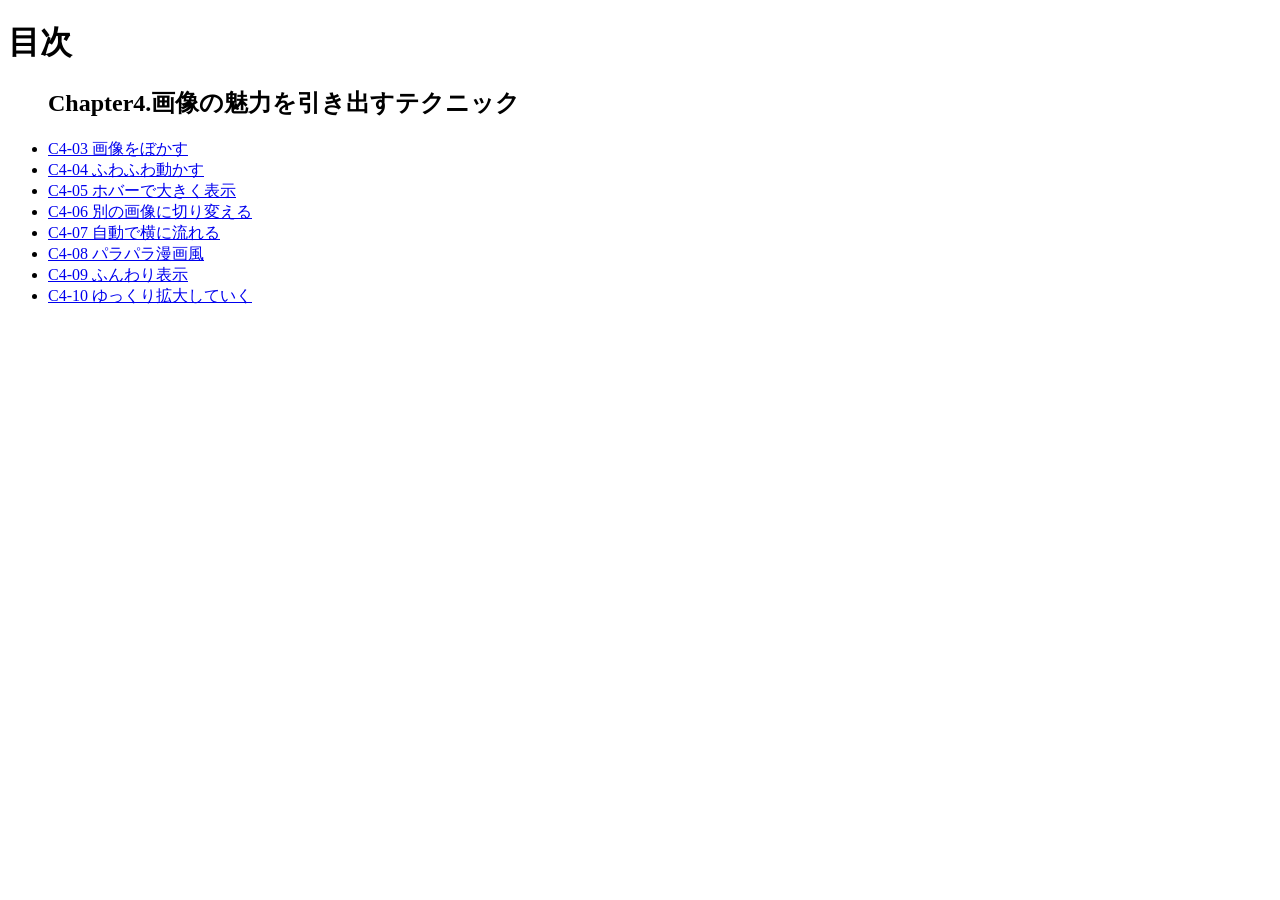
<file: index.html>
<!DOCTYPE html>
<html lang="ja">
<head>
  <meta charset="UTF-8">
  <title>20261126-js</title>
</head>
<body>
  <h1>目次</h1>

  <ul>
    <h2>Chapter4.画像の魅力を引き出すテクニック</h2>
    <li><a href="C4-03/index.html">C4-03 画像をぼかす</a></li>
    <li><a href="C4-04/index.html">C4-04  ふわふわ動かす</a></li>
    <li><a href="C4-05/index.html">C4-05  ホバーで大きく表示</a></li>
    <li><a href="C4-06/index.html">C4-06 別の画像に切り変える</a></li>
    <li><a href="C4-07/index.html">C4-07 自動で横に流れる </a></li>
    <li><a href="C4-08/index.html">C4-08 パラパラ漫画風 </a></li>
    <li><a href="C4-09/index.html">C4-09 ふんわり表示</a></li>
    <li><a href="C4-010/index.html">C4-10 ゆっくり拡大していく</a></li>
  </ul>
</body>
</html>
</file>
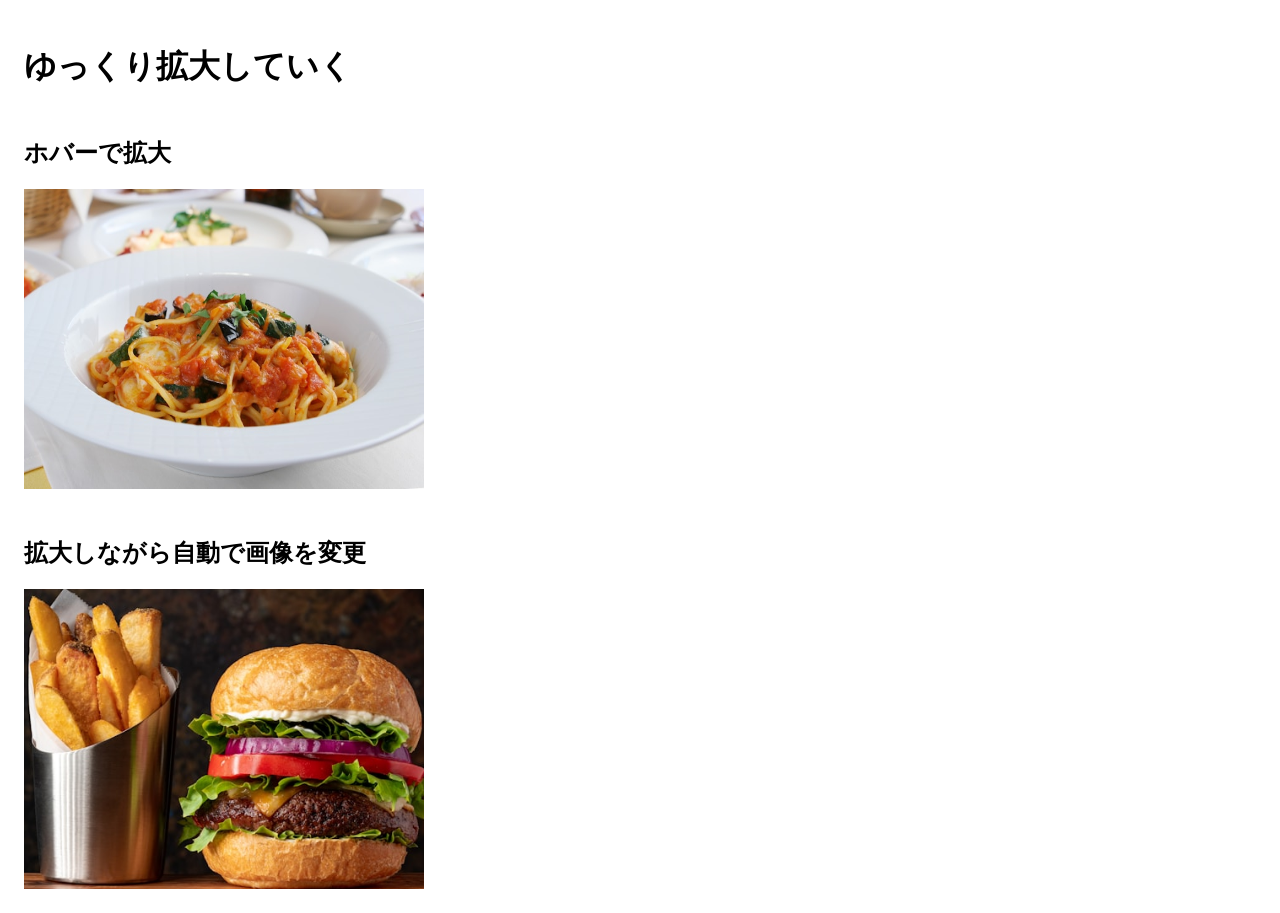
<file: C4-010/index.html>
<!DOCTYPE html>
<html lang="ja">
<head>
  <meta charset="UTF-8">
  <title>C4-10 ゆっくり拡大していく</title>
  <link rel="stylesheet" href="style.css">
</head>
<body>
  <h1>ゆっくり拡大していく</h1>
  <h2>ホバーで拡大</h2>
  <div class="zoom">
    <img src="images/food1.jpg" alt="">
  </div>

  <h2>拡大しながら自動で画像を変更</h2>
  <div class="gallery-container">
    <img class="gallery-item" src="images/food2.jpg" alt="">
    <img class="gallery-item" src="images/food3.jpg" alt="">
    <img class="gallery-item" src="images/food4.jpg" alt="">
  </div>

  <script src="script.js"></script>
</body>
</html>
</file>
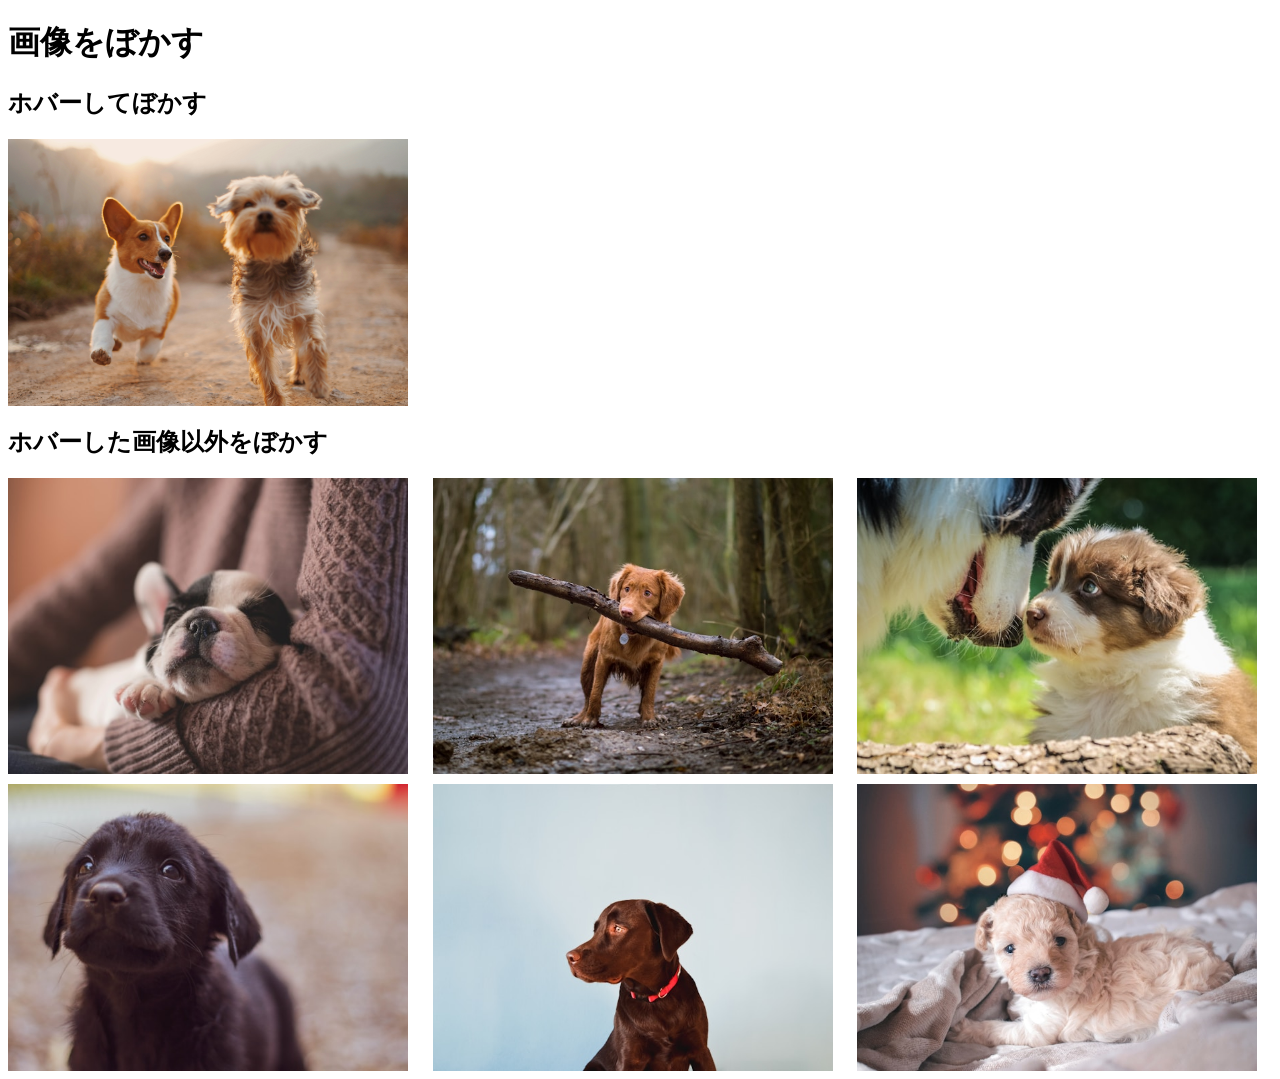
<file: C4-03/index.html>
<!DOCTYPE html>
<html lang="ja">
<head>
  <meta charset="UTF-8">
  <title>C4-03 画像をぼかす</title>
  <link rel="stylesheet" href="style.css">
</head>
<body>
	<h1>画像をぼかす</h1>
    <h2>ホバーしてぼかす</h2>
    <img class="img-blur" src='images/dog1.jpg' alt='犬1'>

    <h2>ホバーした画像以外をぼかす</h2>
    <div class="blur-wrapper">
    <img src='images/dog2.jpg' alt='犬2'>
    <img src='images/dog3.jpg' alt='犬3'>
    <img src='images/dog4.jpg' alt='犬4'>
    <img src='images/dog5.jpg' alt='犬5'>
    <img src='images/dog6.jpg' alt='犬6'>
    <img src='images/dog7.jpg' alt='犬7'>
</div>
</body>
</html>
</file>
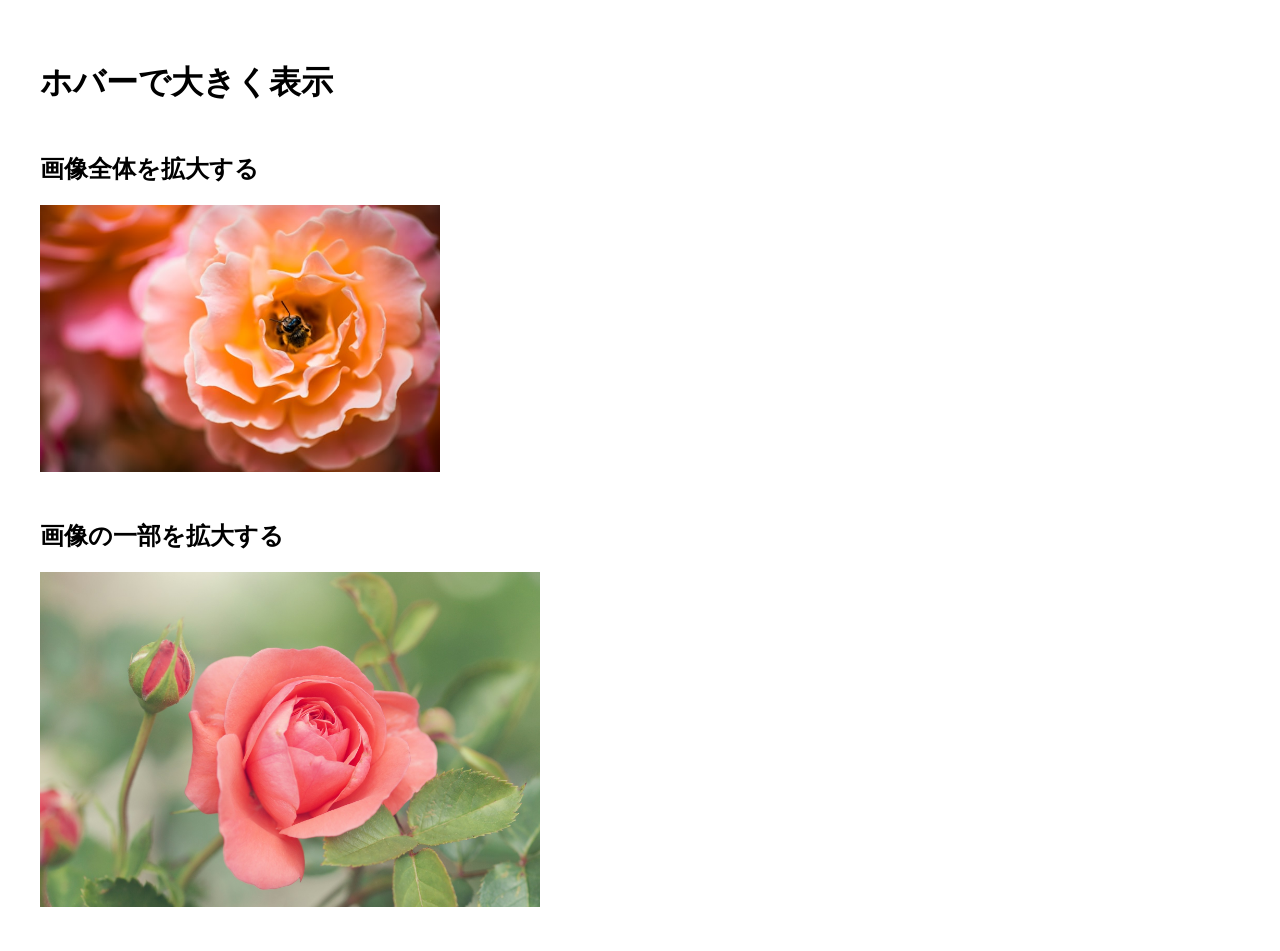
<file: C4-05/index.html>
<!DOCTYPE html>
<html lang="ja">
<head>
  <meta charset="UTF-8">
  <title>C4-05 ホバーで大きく表示</title>
  <link rel="stylesheet" href="style.css">
</head>
<body>
  <h1>ホバーで大きく表示</h1>
  <h2>画像全体を拡大する</h2>
  <img class="img-zoom" src="images/flower1.jpg" alt="">

  <h2>画像の一部を拡大する</h2>
  <div class="img-container">
    <img class="img-base" src="images/flower2.jpg" alt="">
    <div class="img-magnifier">
      <img src="images/flower2.jpg" alt="">
    </div>
  </div>

  <script src="script.js"></script>
</body>
</html>
</file>
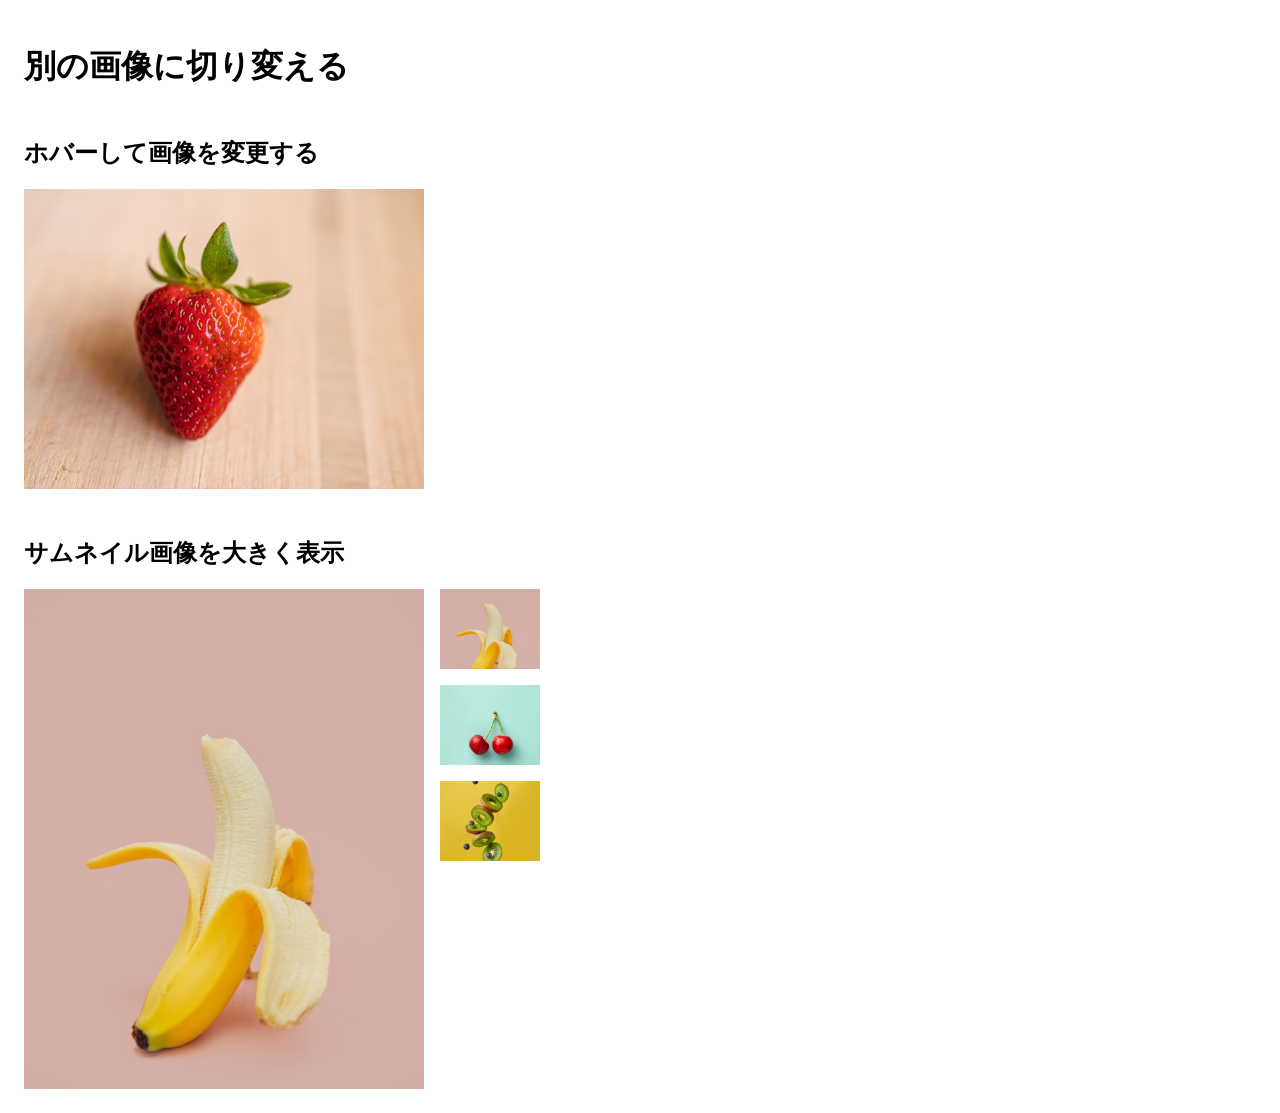
<file: C4-06/index.html>
<!DOCTYPE html>
<html lang="ja">
<head>
  <meta charset="UTF-8">
  <title>C4-06 別の画像に切り変える</title>
  <link rel="stylesheet" href="style.css">
</head>
<body>
  <h1>別の画像に切り変える</h1>
  <h2>ホバーして画像を変更する</h2>
  <div class="img-container">
    <img class="img-change" src="images/strawberry1.jpg" alt="">
  </div>

  <h2>サムネイル画像を大きく表示</h2>
  <div class="gallery">
    <div class="gallery-main">
      <img src="images/gallery1.jpg" alt="">
    </div>
    <ul class="gallery-thumbnail">
      <li>
        <img src="images/gallery1.jpg" alt="">
      </li>
      <li>
        <img src="images/gallery2.jpg" alt="">
      </li>
      <li>
        <img src="images/gallery3.jpg" alt="">
      </li>
    </ul>
  </div>

  <script src="script.js"></script>
</body>
</html>
</file>
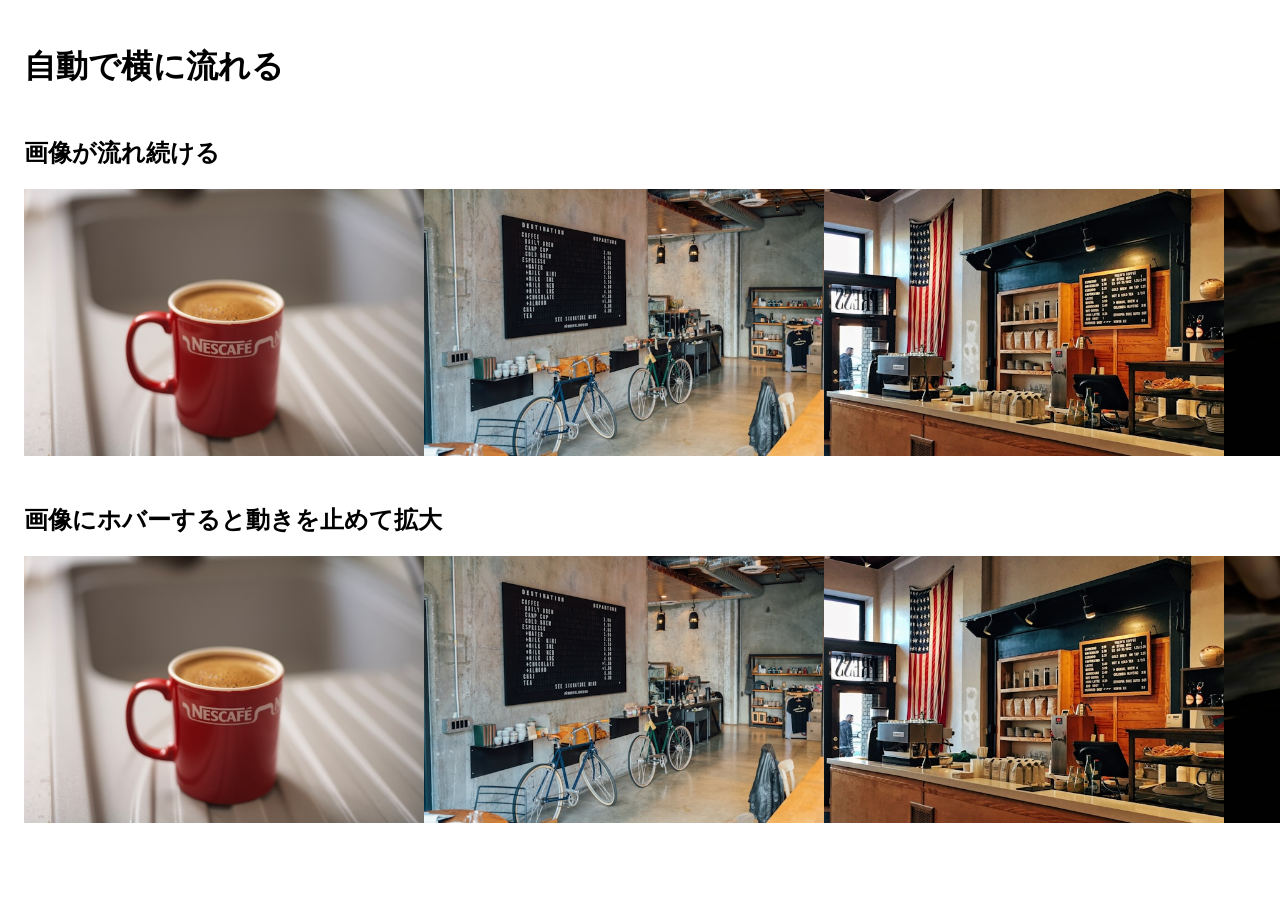
<file: C4-07/index.html>
<!DOCTYPE html>
<html lang="ja">
<head>
  <meta charset="UTF-8">
  <title>C4-07 自動で横に流れる</title>
  <link rel="stylesheet" href="style.css">
</head>
<body>
  <h1>自動で横に流れる</h1>
  <h2>画像が流れ続ける</h2>
  <div class="marquee-container">
    <div class="marquee-inner">
      <img src="images/cafe1.jpg" alt="">
      <img src="images/cafe2.jpg" alt="">
      <img src="images/cafe3.jpg" alt="">
      <img src="images/cafe4.jpg" alt="">
    </div>
    <div class="marquee-inner">
      <img src="images/cafe1.jpg" alt="">
      <img src="images/cafe2.jpg" alt="">
      <img src="images/cafe3.jpg" alt="">
      <img src="images/cafe4.jpg" alt="">
    </div>
  </div>

  <h2>画像にホバーすると動きを止めて拡大</h2>
  <div class="marquee-container">
    <div class="marquee-inner-stop">
      <img src="images/cafe1.jpg" alt="">
      <img src="images/cafe2.jpg" alt="">
      <img src="images/cafe3.jpg" alt="">
      <img src="images/cafe4.jpg" alt="">
    </div>
    <div class="marquee-inner-stop">
      <img src="images/cafe1.jpg" alt="">
      <img src="images/cafe2.jpg" alt="">
      <img src="images/cafe3.jpg" alt="">
      <img src="images/cafe4.jpg" alt="">
    </div>
  </div>

  <script src="script.js"></script>
</body>
</html>
</file>
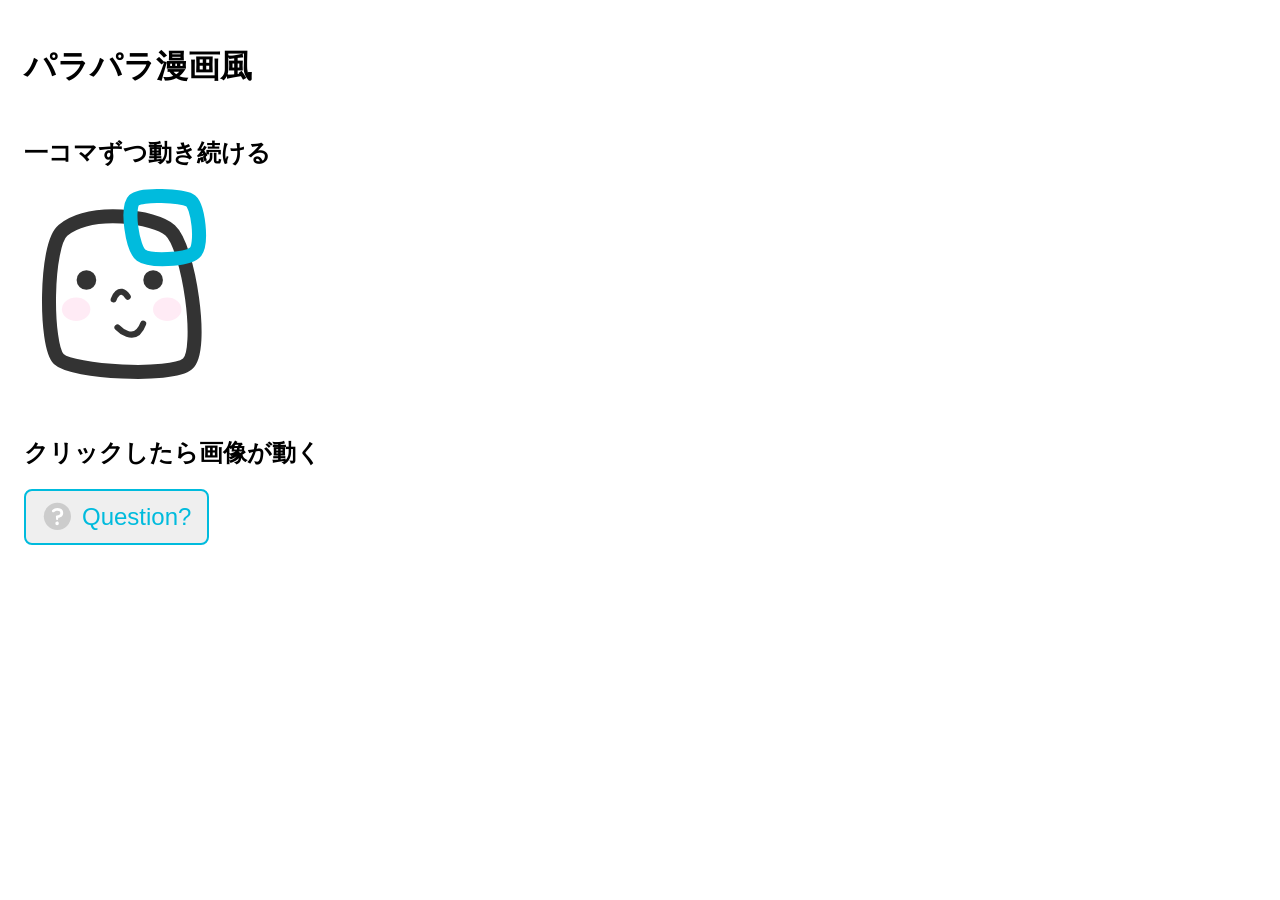
<file: C4-08/index.html>
<!DOCTYPE html>
<html lang="ja">
<head>
  <meta charset="UTF-8">
  <title>C4-08 パラパラ漫画風</title>
  <link rel="stylesheet" href="style.css">
</head>
<body>
	<h1>パラパラ漫画風</h1>
<h2>一コマずつ動き続ける</h2>
<div class="steps"></div>

<h2>クリックしたら画像が動く</h2>
<button class="btn-question">
  <span></span>Question?
</button>

  <script src="script.js"></script>
</body>
</html>
</file>
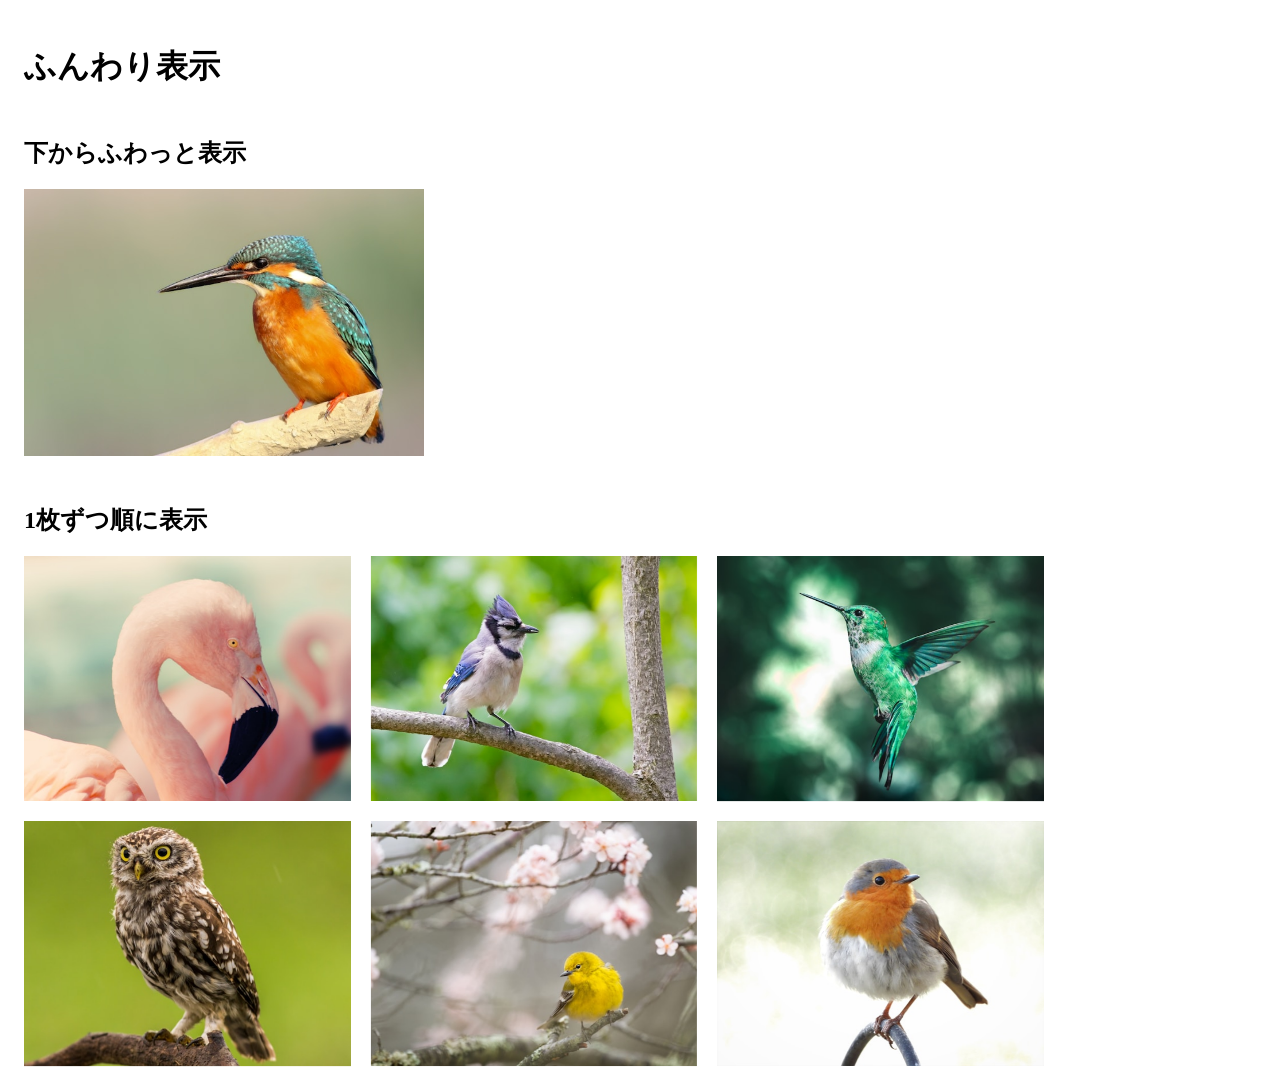
<file: C4-09/index.html>
<!DOCTYPE html>
<html lang="ja">
<head>
  <meta charset="UTF-8">
  <title>C4-09 ふんわり表示</title>
  <link rel="stylesheet" href="style.css">
</head>
<body>
  <h1>ふんわり表示</h1>
  <h2>下からふわっと表示</h2>
  <img class="img-fadein" src="images/bird1.jpg" alt="">

  <h2>1枚ずつ順に表示</h2>
  <div class="gallery">
    <img class="gallery-item" src="images/bird2.jpg" alt="">
    <img class="gallery-item" src="images/bird3.jpg" alt="">
    <img class="gallery-item" src="images/bird4.jpg" alt="">
    <img class="gallery-item" src="images/bird5.jpg" alt="">
    <img class="gallery-item" src="images/bird6.jpg" alt="">
    <img class="gallery-item" src="images/bird7.jpg" alt="">
  </div>

  <script src="script.js"></script>
</body>
</html>
</file>
<file: C4-010/style.css>
@charset "utf-8";
* {
  box-sizing: border-box;
}
img {
  display: block;
  max-width: 400px;
}
.zoom {
  width: 400px;
  height: 300px;
  overflow: hidden;
}
.zoom img {
  width: 100%;
  height: 100%;
  transition: scale 1s;
}
.zoom img:hover {
  scale: 1.2;
}
.gallery-container {
  position: relative;
  width: 400px;
  height: 300px;
  overflow: hidden;
}
.gallery-item {
  position: absolute;
  top: 50%;
  left: 50%;
  width: 100%;
  height: 100%;
  object-fit: cover;
  translate: -50% -50%;
  opacity: 0;
  scale: 1;
  transition: opacity 1s, scale 4s;
}
.gallery-item.active {
  opacity: 1;
  scale: 1.2;
}

body {
  padding: 1rem;
}
img {
  display: block;
}
h2 {
  margin-top: 3rem;
}
</file>
<file: C4-03/style.css>
@charset "utf-8";

* {
  box-sizing: border-box;
}

img {
  display: block;
  max-width: 400px;
}

.img-blur {
  transition: .4s;
}

.img-blur:hover {
  filter: blur(4px);
}

.blur-wrapper {
  display: grid;
  gap: 10px;
  grid-template-columns: repeat(3, minmax(200px, 1fr));
}

.blur-wrapper img {
  width: 100%;
  height: 100%;
  object-fit: cover;
  transition: .4s;
}

.blur-wrapper:hover img:not(:hover) {
  filter: blur(4px);
}
</file>
<file: C4-05/style.css>
@charset "utf-8";

* {
  box-sizing: border-box;
}

/* 画像共通（DEMOによっては一部変更の必要アリ） */
img {
  display: block;
}

/* 画像全体を拡大する */
.img-zoom {
  transition: .4s;
  max-width: 400px;
}
.img-zoom:hover {
  scale: 1.1;
  rotate: -10deg;
}

/* 画像の一部を拡大する */
.img-container {
  position: relative;
  display: inline-block;
}
.img-base {
  width: 500px;
  height: auto;
}
.img-magnifier {
  position: absolute;
  border: 2px solid #000;
  border-radius: 50%;
  width: 150px;
  height: 150px;
  overflow: hidden;
  pointer-events: none;
  display: none;
}
.img-magnifier img {
  position: absolute;
  width: 1000px; /* 拡大用の画像サイズ */
  height: auto;
  transform-origin: top left;
}

/* 基本スタイル */
body {
  padding: 2rem;
}
h2 {
  margin-top: 3rem;
}
</file>
<file: C4-06/style.css>
@charset "utf-8";
* {
  box-sizing: border-box;
}

img {
  display: block;
  max-width: 400px;
}

.img-container {
  width: 400px;
  height: 300px;
  background-image: url('images/strawberry2.jpg');
  background-size: cover;
}
.img-change {
  width: 100%;
  height: 100%;
  object-fit: cover;
  transition: opacity .3s ease;
}
.img-container:hover .img-change {
  opacity: 0;
}

.gallery {
  display: flex;
  gap: 1rem;
}
.gallery-main img {
  width: 400px;
  height: 500px;
  object-fit: cover;
}
.gallery-thumbnail {
  list-style: none;
  padding: 0;
  margin: 0;
}
.gallery-thumbnail li {
  margin-bottom: 1rem;
}
.gallery-thumbnail img {
  width: 100px;
  height: 80px;
  object-fit: cover;
}

body {
  padding: 1rem;
}
img {
  display: block;
}
h2 {
  margin-top: 3rem;
}
</file>
<file: C4-07/style.css>
@charset "utf-8";
* {
  box-sizing: border-box;
}
img {
  display: block;
  max-width: 400px;
}

.marquee-container {
  display: flex;
  position: relative;
}
.marquee-inner {
  display: flex;
  animation: marquee 20s linear infinite;
}
@keyframes marquee {
  0% {
    translate: 0;
  }
  100% {
    translate: -100%;
  }
}

.marquee-inner-stop {
  display: flex;
  animation: marquee 20s linear infinite;
}
.marquee-inner-stop img {
  transition: scale .4s;
}
.marquee-inner-stop:has(img:hover) {
  z-index: 2;
}
.marquee-inner-stop img:hover {
  scale: 1.1;
}
.marquee-paused {
  animation-play-state: paused;
}

body {
  padding: 1rem;
  overflow-x: hidden;
}
img {
  display: block;
}
h2 {
  margin-top: 3rem;
}
</file>
<file: C4-08/style.css>
@charset "utf-8";
* {
  box-sizing: border-box;
}

img {
  display: block;
  max-width: 400px;
}

.steps {
  background: url(images/wcb-chan-animation.svg) no-repeat;
  width: 200px;
  height: 200px;
  animation: smile .5s steps(4) alternate infinite;
}
.steps:hover {
  animation-play-state: paused;
}
@keyframes smile {
  to {
    background-position: -800px 0;
  }
}

.btn-question {
  color: #0bd;
  border: 2px solid;
  border-radius: 8px;
  padding-right: 1rem;
  font-size: 1.5rem;
  cursor: pointer;
  display: flex;
  place-items: center;
}
.btn-question:hover {
  color: #0d9;
}
.btn-question span {
  background: url(images/question.svg) no-repeat;
  width: 50px;
  height: 50px;
  display: inline-block;
}
.animate span {
  animation: question .6s steps(24) forwards;
}
@keyframes question {
  to {
    background-position: -1200px 0;
  }
}

body {
  padding: 1rem;
}
img {
  display: block;
}
h2 {
  margin-top: 3rem;
}
</file>
<file: C4-09/style.css>
@charset "utf-8";
* {
  box-sizing: border-box;
}

img {
  display: block;
  max-width: 400px;
}
.img-fadein {
  opacity: 0;
  translate: 0 50px;
  animation: fadein 1s forwards;
}
@keyframes fadein {
  to {
    opacity: 1;
    translate: 0;
  }
}
.gallery {
    display: grid;
    gap: 20px;
    grid-template-columns: repeat(auto-fit, minmax(300px, 1fr));
    max-width: 1020px;
}
.gallery-item {
    opacity: 0;
    width: 100%;
    aspect-ratio: 4 / 3;
    object-fit: cover;
}

body {
  padding: 1rem;
}
img {
  display: block;
}
h2 {
  margin-top: 3rem;
}
</file>
